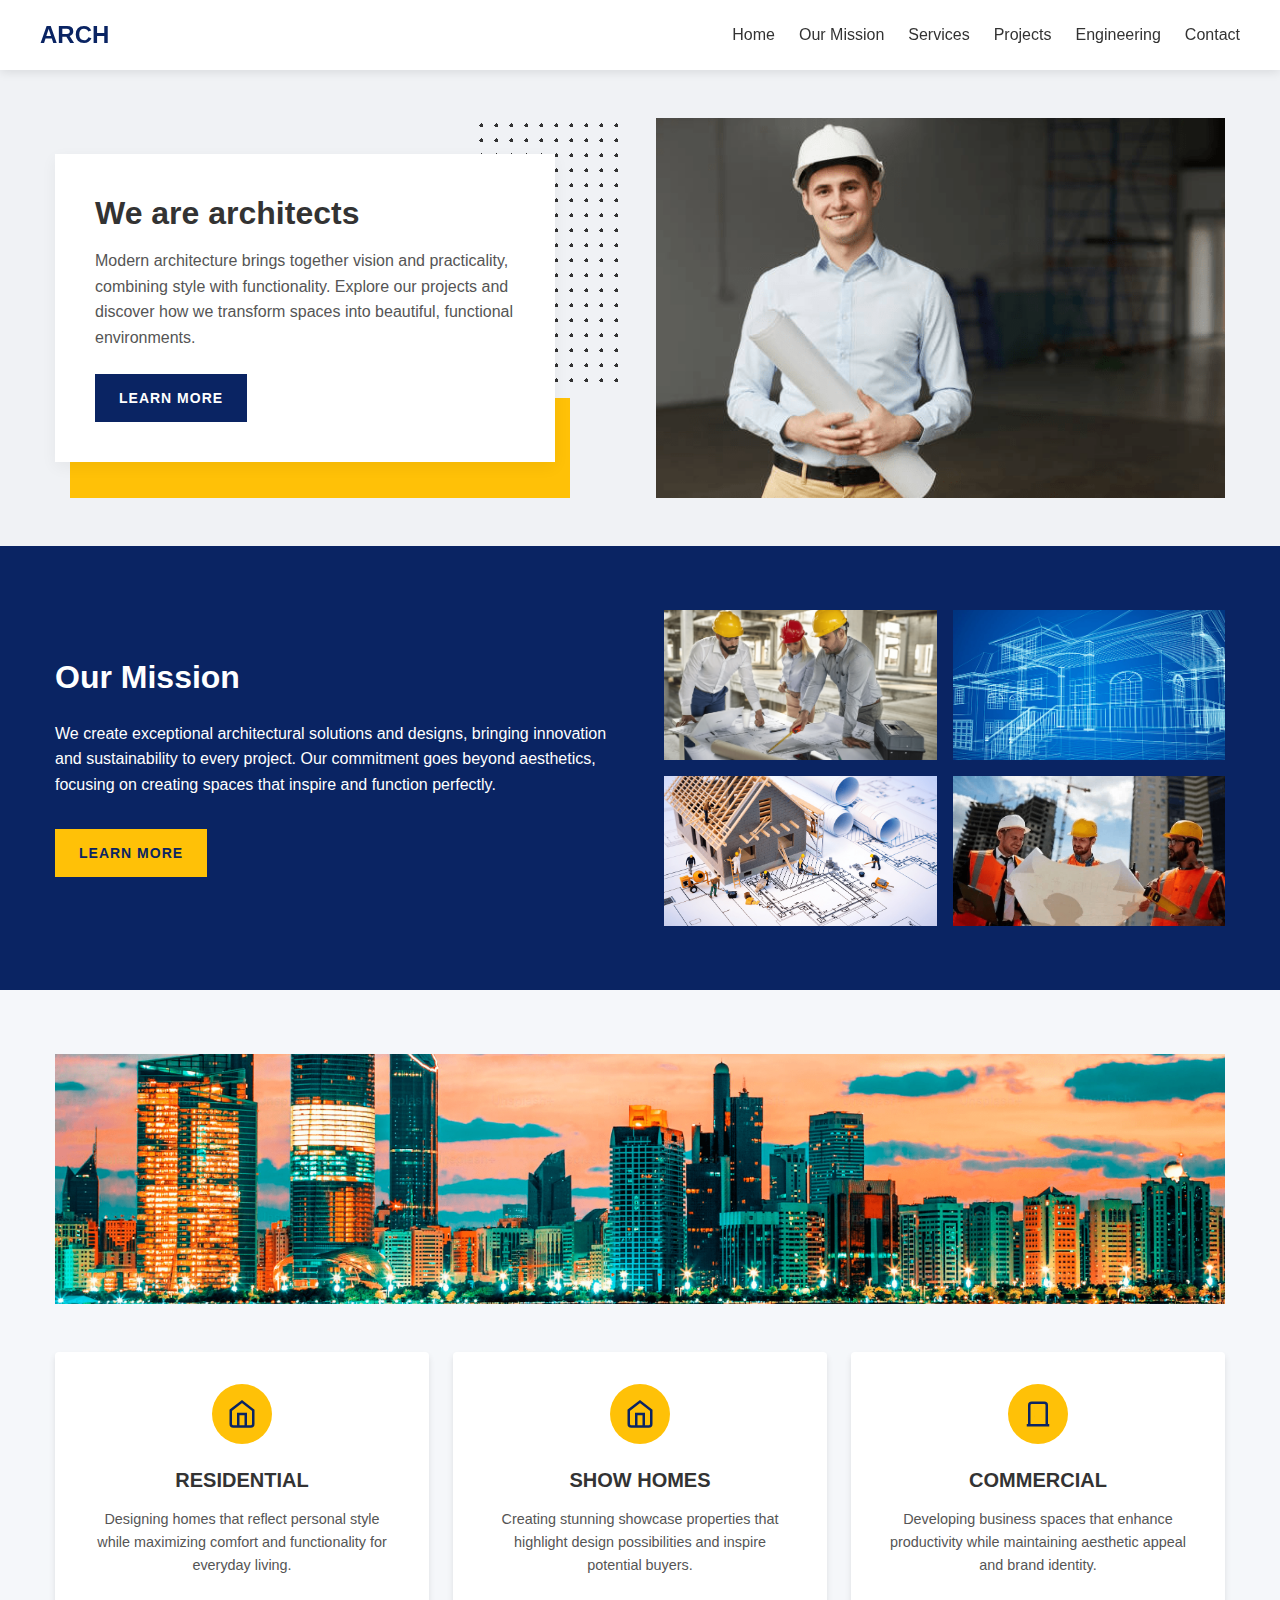
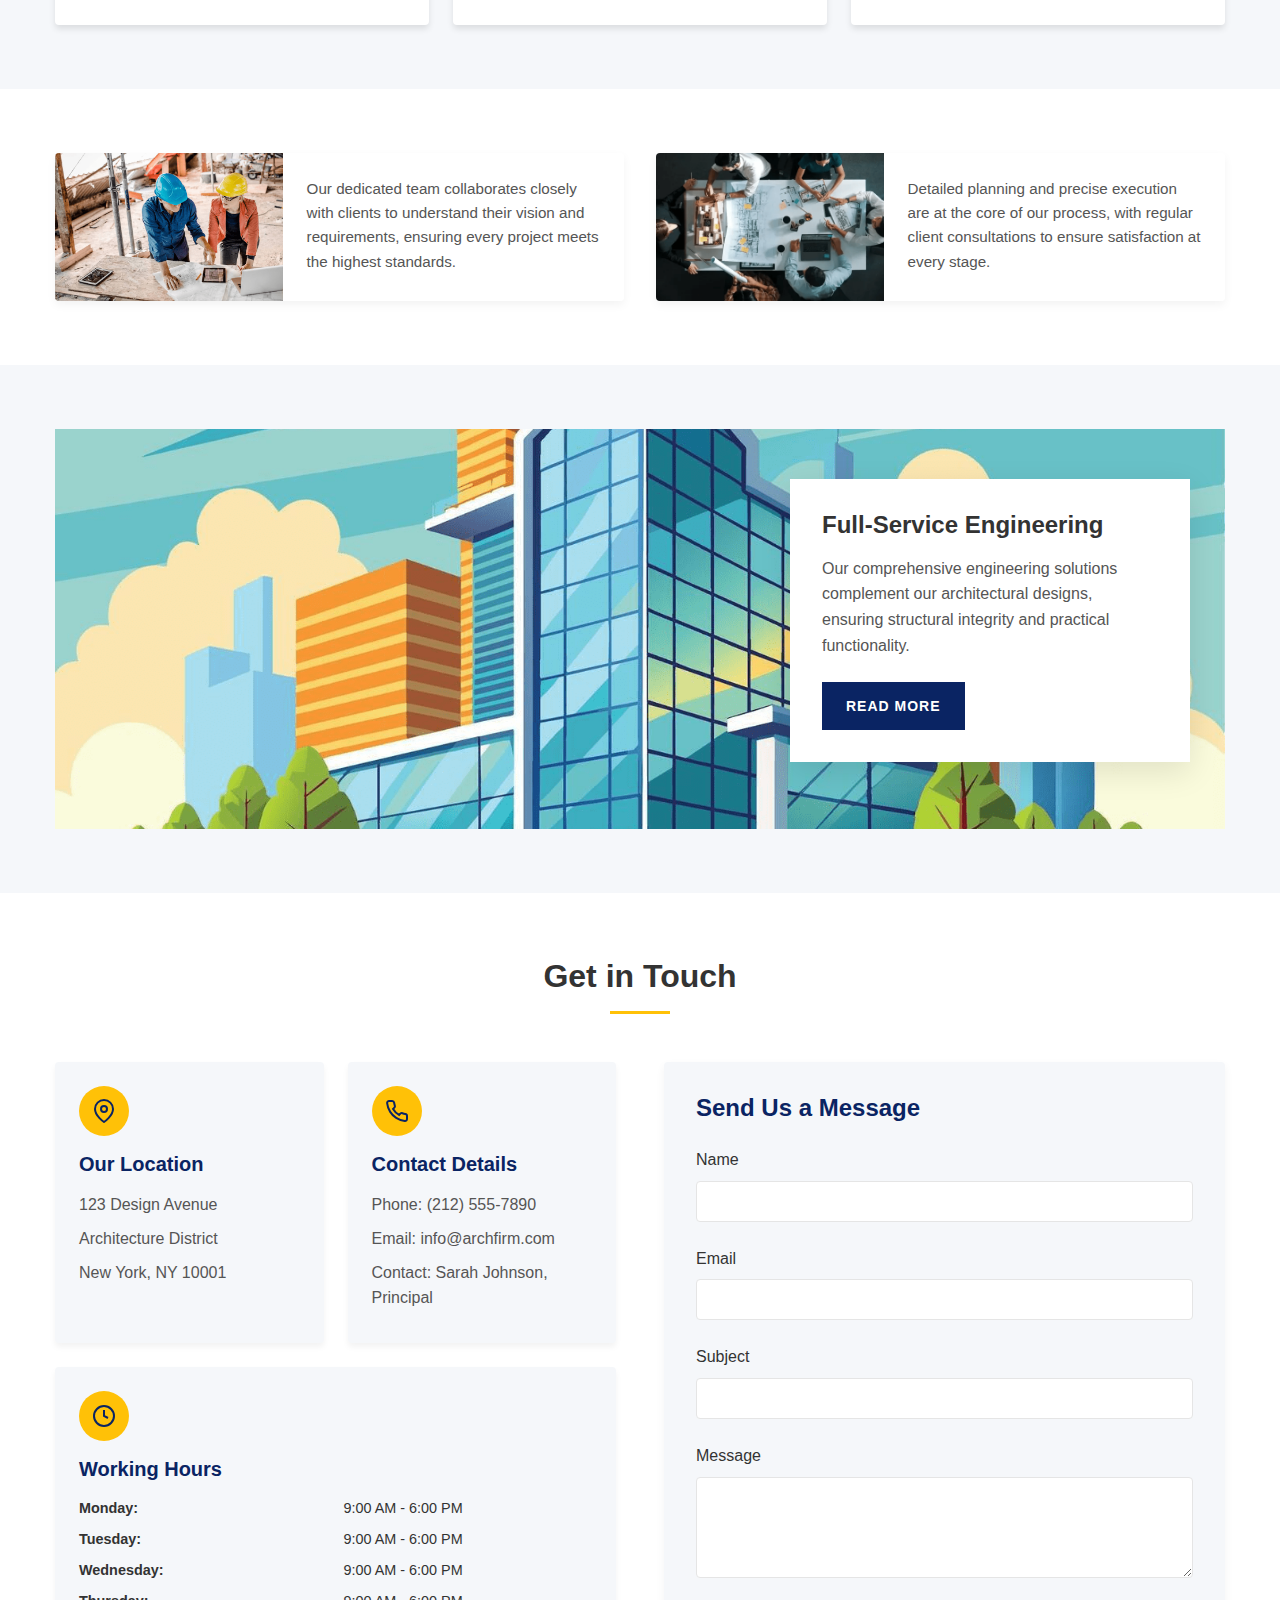
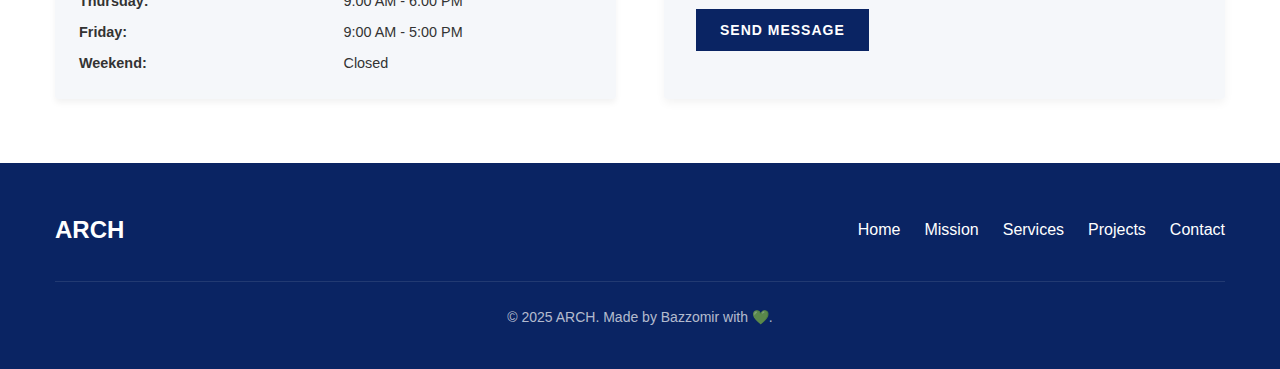
<file: Architecture-Website/index.html>
<!DOCTYPE html>
<html lang="en">

<head>
    <meta charset="UTF-8">
    <meta name="viewport" content="width=device-width, initial-scale=1.0">
    <title>Architecture Firm</title>
    <link rel="stylesheet" href="style.css">
</head>

<body>
    <nav>
        <div class="container nav-container">
            <div class="logo">ARCH</div>
            <div class="menu-icon">&#9776;</div>
            <ul class="nav-menu">
                <li><a href="#home">Home</a></li>
                <li><a href="#mission">Our Mission</a></li>
                <li><a href="#services">Services</a></li>
                <li><a href="#projects">Projects</a></li>
                <li><a href="#engineering">Engineering</a></li>
                <li><a href="#contact">Contact</a></li>
            </ul>
        </div>
    </nav>

    <section id="home" class="hero">
        <div class="container hero-container">
            <div class="hero-content">
                <div class="yellow-box"></div>
                <div class="dots-pattern"></div>
                <div class="hero-box">
                    <h1>We are architects</h1>
                    <p>Modern architecture brings together vision and practicality, combining style with functionality.
                        Explore our projects and discover how we transform spaces into beautiful, functional
                        environments.</p>
                    <a href="#" class="btn">LEARN MORE</a>
                </div>
            </div>
            <div class="hero-image">
                <img src="image/img1.png" alt="Architect">
            </div>
        </div>
    </section>

    <section id="mission" class="mission">
        <div class="container mission-container">
            <div class="mission-text">
                <h2>Our Mission</h2>
                <p>We create exceptional architectural solutions and designs, bringing innovation and sustainability to
                    every project. Our commitment goes beyond aesthetics, focusing on creating spaces that inspire and
                    function perfectly.</p>
                <a href="#" class="btn btn-yellow">LEARN MORE</a>
            </div>
            <div class="mission-images">
                <img src="image/img2.png" alt="Architect at desk">
                <img src="image/img3.png" alt="Building plans">
                <img src="image/img4.png" alt="Team meeting">
                <img src="image/img5.png" alt="Construction site">
            </div>
        </div>
    </section>

    <section id="services" class="services">
        <div class="container services-container">
            <div class="services-image">
                <img src="image/img6.png" alt="Modern cityscape">
            </div>
            <div class="services-boxes">
                <div class="service-box">
                    <div class="service-icon">
                        <svg viewBox="0 0 24 24" fill="none" stroke="currentColor" stroke-width="2">
                            <path d="M3 9l9-7 9 7v11a2 2 0 01-2 2H5a2 2 0 01-2-2V9z"></path>
                            <polyline points="9 22 9 12 15 12 15 22"></polyline>
                        </svg>
                    </div>
                    <h3>Residential</h3>
                    <p>Designing homes that reflect personal style while maximizing comfort and functionality for
                        everyday living.</p>
                </div>
                <div class="service-box">
                    <div class="service-icon">
                        <svg viewBox="0 0 24 24" fill="none" stroke="currentColor" stroke-width="2">
                            <path d="M3 9l9-7 9 7v11a2 2 0 01-2 2H5a2 2 0 01-2-2V9z"></path>
                            <polyline points="9 22 9 12 15 12 15 22"></polyline>
                        </svg>
                    </div>
                    <h3>Show Homes</h3>
                    <p>Creating stunning showcase properties that highlight design possibilities and inspire potential
                        buyers.</p>
                </div>
                <div class="service-box">
                    <div class="service-icon">
                        <svg viewBox="0 0 24 24" fill="none" stroke="currentColor" stroke-width="2">
                            <path d="M19 21V5a2 2 0 00-2-2H7a2 2 0 00-2 2v16"></path>
                            <polyline points="3 21 21 21"></polyline>
                            <path d="M9 7h.01M15 7h.01M9 14h.01M15 14h.01"></path>
                        </svg>
                    </div>
                    <h3>Commercial</h3>
                    <p>Developing business spaces that enhance productivity while maintaining aesthetic appeal and brand
                        identity.</p>
                </div>
            </div>
        </div>
    </section>

    <section id="projects" class="projects">
        <div class="container projects-container">
            <div class="project-grid">
                <div class="project-item">
                    <img src="image/img7.png" alt="Project team">
                    <div class="project-info">
                        <p>Our dedicated team collaborates closely with clients to understand their vision and
                            requirements, ensuring every project meets the highest standards.</p>
                    </div>
                </div>
                <div class="project-item">
                    <img src="image/img8.png" alt="Project planning">
                    <div class="project-info">
                        <p>Detailed planning and precise execution are at the core of our process, with regular client
                            consultations to ensure satisfaction at every stage.</p>
                    </div>
                </div>
            </div>
        </div>
    </section>

    <section id="engineering" class="engineering">
        <div class="container engineering-container">
            <div class="engineering-image">
                <img src="image/img9.png" alt="Modern building interior">
            </div>
            <div class="engineering-content">
                <h2>Full-Service Engineering</h2>
                <p>Our comprehensive engineering solutions complement our architectural designs, ensuring structural
                    integrity and practical functionality.</p>
                <a href="#" class="btn">READ MORE</a>
            </div>
        </div>
    </section>

    <section id="contact" class="contact">
        <div class="container">
            <div class="section-header">
                <h2>Get in Touch</h2>
                <div class="accent-line"></div>
            </div>
            <div class="contact-container">
                <div class="contact-info">
                    <div class="contact-card">
                        <div class="contact-icon">
                            <svg viewBox="0 0 24 24" fill="none" stroke="currentColor" stroke-width="2">
                                <path d="M21 10c0 7-9 13-9 13s-9-6-9-13a9 9 0 0118 0z"></path>
                                <circle cx="12" cy="10" r="3"></circle>
                            </svg>
                        </div>
                        <h3>Our Location</h3>
                        <p>123 Design Avenue</p>
                        <p>Architecture District</p>
                        <p>New York, NY 10001</p>
                    </div>
                    <div class="contact-card">
                        <div class="contact-icon">
                            <svg viewBox="0 0 24 24" fill="none" stroke="currentColor" stroke-width="2">
                                <path
                                    d="M22 16.92v3a2 2 0 01-2.18 2 19.79 19.79 0 01-8.63-3.07 19.5 19.5 0 01-6-6 19.79 19.79 0 01-3.07-8.67A2 2 0 014.11 2h3a2 2 0 012 1.72 12.84 12.84 0 00.7 2.81 2 2 0 01-.45 2.11L8.09 9.91a16 16 0 006 6l1.27-1.27a2 2 0 012.11-.45 12.84 12.84 0 002.81.7A2 2 0 0122 16.92z">
                                </path>
                            </svg>
                        </div>
                        <h3>Contact Details</h3>
                        <p>Phone: (212) 555-7890</p>
                        <p>Email: info@archfirm.com</p>
                        <p>Contact: Sarah Johnson, Principal</p>
                    </div>
                    <div class="contact-card">
                        <div class="contact-icon">
                            <svg viewBox="0 0 24 24" fill="none" stroke="currentColor" stroke-width="2">
                                <circle cx="12" cy="12" r="10"></circle>
                                <polyline points="12 6 12 12 16 14"></polyline>
                            </svg>
                        </div>
                        <h3>Working Hours</h3>
                        <div class="hours-grid">
                            <span>Monday:</span>
                            <span>9:00 AM - 6:00 PM</span>
                            <span>Tuesday:</span>
                            <span>9:00 AM - 6:00 PM</span>
                            <span>Wednesday:</span>
                            <span>9:00 AM - 6:00 PM</span>
                            <span>Thursday:</span>
                            <span>9:00 AM - 6:00 PM</span>
                            <span>Friday:</span>
                            <span>9:00 AM - 5:00 PM</span>
                            <span>Weekend:</span>
                            <span>Closed</span>
                        </div>
                    </div>
                </div>
                <div class="contact-form">
                    <h3>Send Us a Message</h3>
                    <form>
                        <div class="form-group">
                            <label for="name">Name</label>
                            <input type="text" id="name" name="name" required>
                        </div>
                        <div class="form-group">
                            <label for="email">Email</label>
                            <input type="email" id="email" name="email" required>
                        </div>
                        <div class="form-group">
                            <label for="subject">Subject</label>
                            <input type="text" id="subject" name="subject">
                        </div>
                        <div class="form-group">
                            <label for="message">Message</label>
                            <textarea id="message" name="message" rows="5" required></textarea>
                        </div>
                        <button type="submit" class="btn">SEND MESSAGE</button>
                    </form>
                </div>
            </div>
        </div>
    </section>

    <footer>
        <div class="container">
            <div class="footer-content">
                <div class="footer-logo">ARCH</div>
                <div class="footer-links">
                    <a href="#home">Home</a>
                    <a href="#mission">Mission</a>
                    <a href="#services">Services</a>
                    <a href="#projects">Projects</a>
                    <a href="#contact">Contact</a>
                </div>
            </div>
            <div class="copyright">
                <p>&copy; 2025 ARCH. Made by Bazzomir with 💚.</p>
            </div>
        </div>
    </footer>
</body>

</html>
</file>
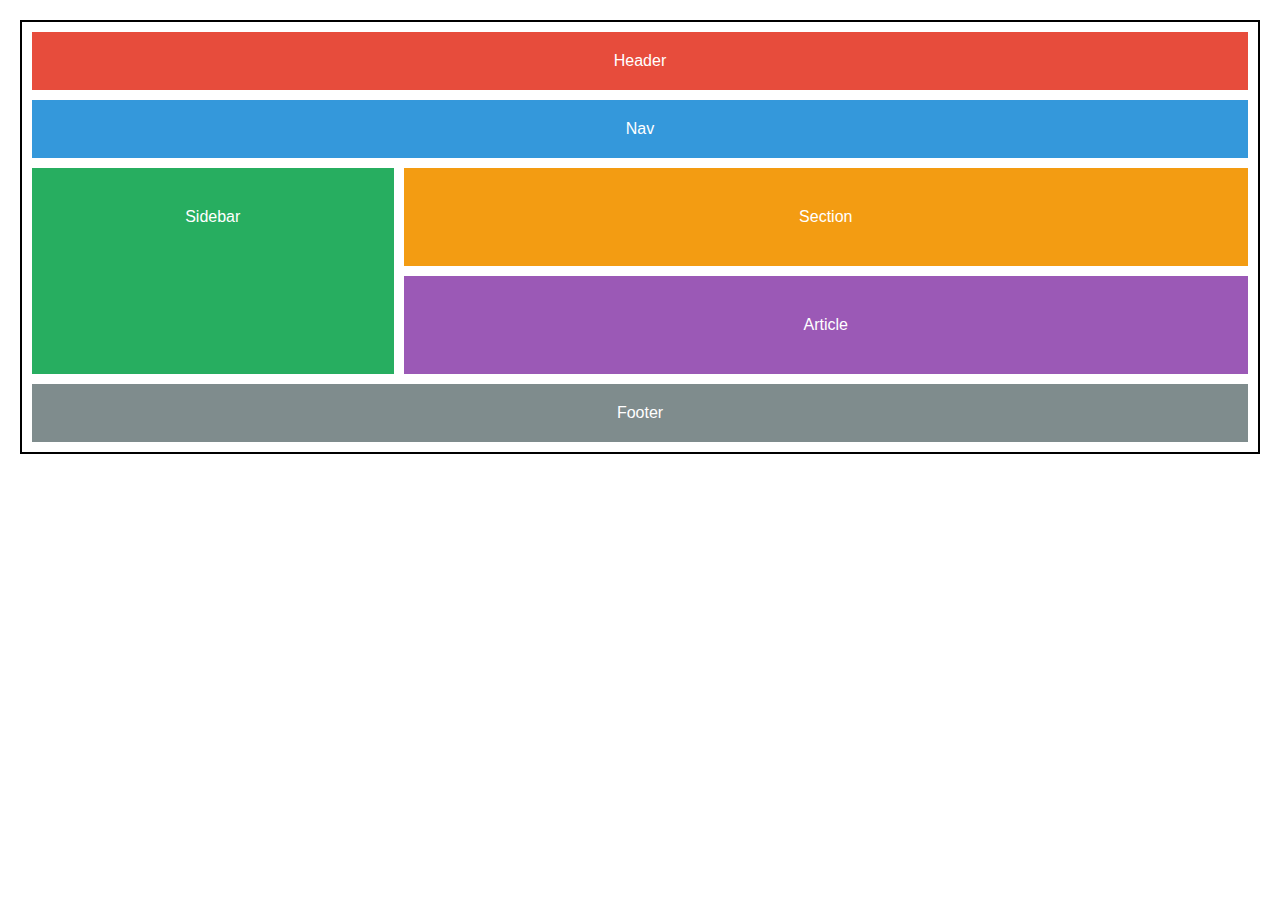
<file: Flex/index.html>
<!DOCTYPE html>
<html lang="en">

<head>
    <meta charset="UTF-8">
    <meta name="viewport" content="width=device-width, initial-scale=1.0">
    <title>Flexbox Layout</title>
    <link rel="stylesheet" href="style.css">
</head>

<body>
    <div class="container">
        <header>Header</header>
        <nav>Nav</nav>
        <div class="main-content">
            <div class="sidebar">Sidebar</div>
            <div class="content">
                <section>Section</section>
                <article>Article</article>
            </div>
        </div>
        <footer>Footer</footer>
    </div>
</body>

</html>
</file>
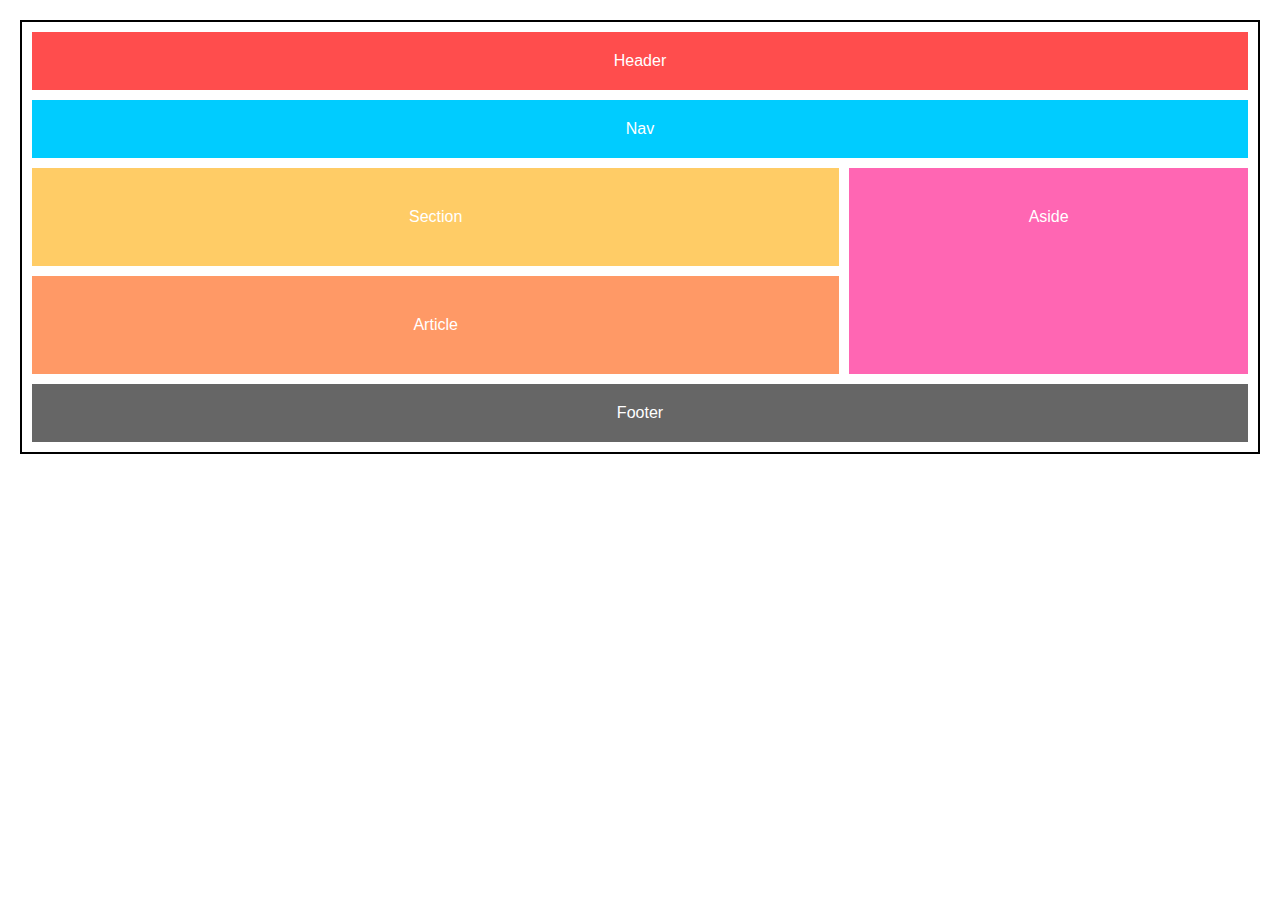
<file: Grid/index.html>
<!DOCTYPE html>
<html lang="en">

<head>
    <meta charset="UTF-8">
    <meta name="viewport" content="width=device-width, initial-scale=1.0">
    <title>Grid Layout</title>
    <link rel="stylesheet" href="style.css">
</head>

<body>
    <div class="container">
        <header>Header</header>
        <nav>Nav</nav>
        <section>Section</section>
        <article>Article</article>
        <aside>Aside</aside>
        <footer>Footer</footer>
    </div>
</body>

</html>
</file>
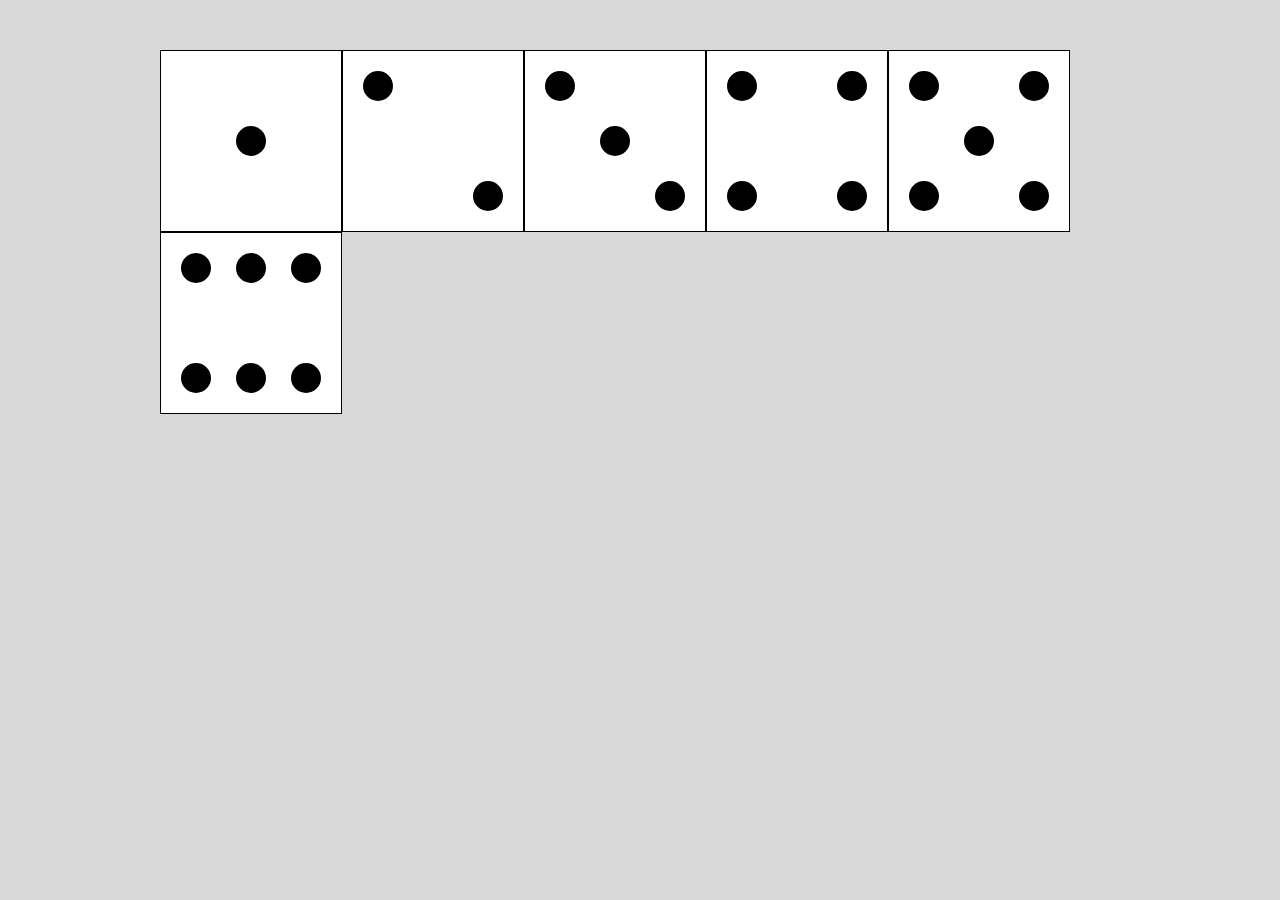
<file: Cube/cube.html>
<!DOCTYPE html>
<html>
<head>
	<title>Cube</title>
	<link rel="stylesheet" type="text/css" href="cube.css">
</head>
<body>
	<div class="wrapper">
		<div class="single_dice">
			<div class="single_dot center"></div>
			<h2 class="dice_number">One</h2>
		</div>

		<div class="single_dice">
			<div class="single_dot top_left"></div>
			<div class="single_dot bottom_right"></div>
			<h2 class="dice_number">Two</h2>
		</div>

		<div class="single_dice">
			<div class="single_dot top_left"></div>
			<div class="single_dot center"></div>
			<div class="single_dot bottom_right"></div>
			<h2 class="dice_number">Three</h2>
		</div>	

		<div class="single_dice">
			<div class="single_dot top_left"></div>
			<div class="single_dot top_right"></div>
			<div class="single_dot bottom_left"></div>
			<div class="single_dot bottom_right"></div>
			<h2 class="dice_number">Four</h2>
		</div>

		<div class="single_dice">
			<div class="single_dot top_left"></div>
			<div class="single_dot top_right"></div>
			<div class="single_dot center"></div>
			<div class="single_dot bottom_left"></div>
			<div class="single_dot bottom_right"></div>
			<h2 class="dice_number">Five</h2>
		</div>

		<div class="single_dice">
			<div class="single_dot top_left"></div>
			<div class="single_dot top_center"></div>
			<div class="single_dot top_right"></div>
			<div class="single_dot bottom_left"></div>
			<div class="single_dot bottom_center"></div>
			<div class="single_dot bottom_right"></div>
			<h2 class="dice_number">Six</h2>		
		</div>	
	</div>

</body>
</html>
</file>
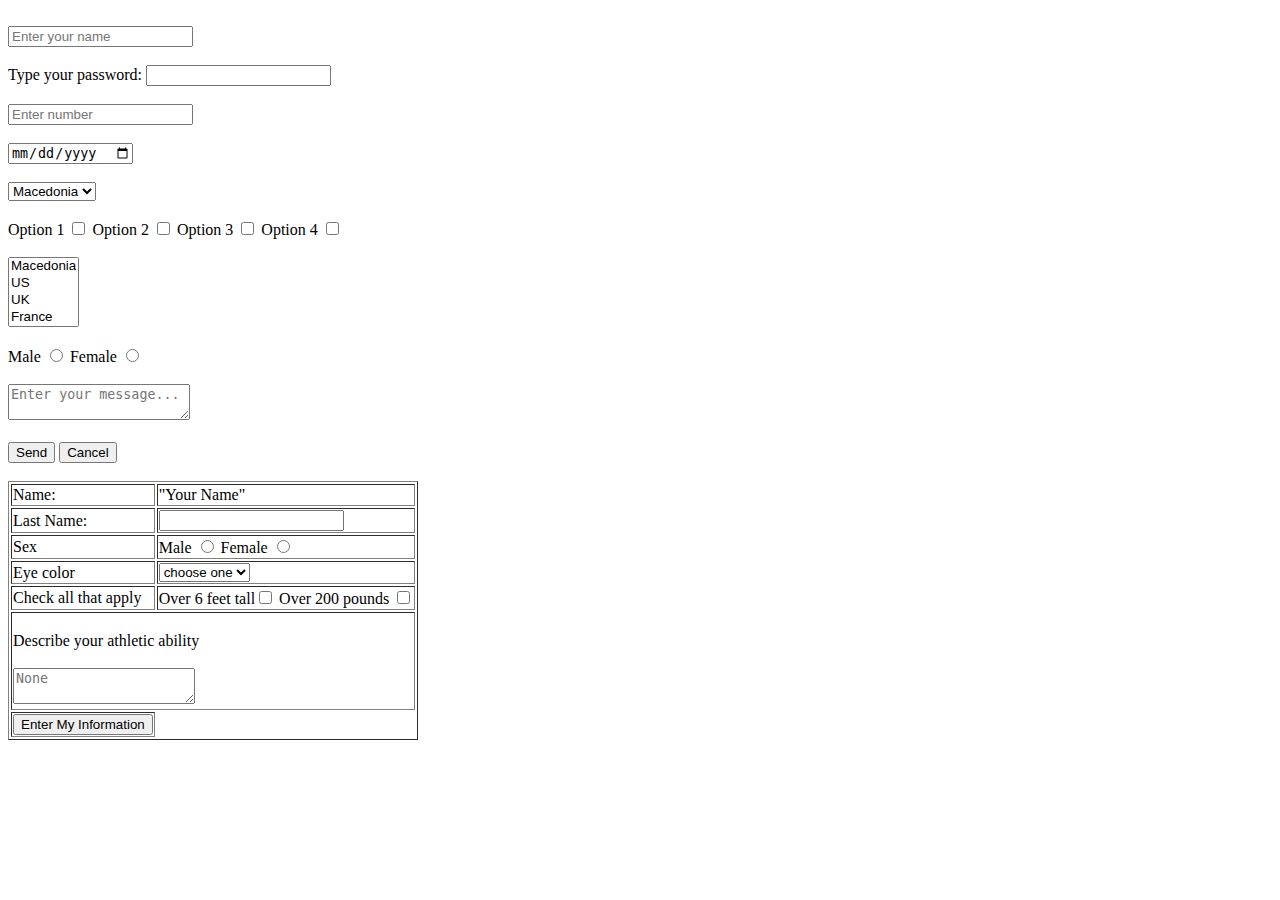
<file: Form/form.html>
<!DOCTYPE html>
<html>

<head>
	<title>Domasna3-form</title>
</head>

<body>
	<br>
	<form>
		<input type="name" name="" placeholder="Enter your name"><br><br>
		<label>Type your password: <input type="password" name=""></label><br><br>
		<input type="number" name="" placeholder="Enter number"><br><br>
		<input type="date" name=""><br><br>

		<select size="1">
			<option>Macedonia</option>
			<option>US</option>
			<option>UK</option>
			<option>France</option>
			<option>Italy</option>
		</select><br><br>

		<label>Option 1 <input type="checkbox" name="Option"></label>
		<label>Option 2 <input type="checkbox" name="Option"></label>
		<label>Option 3 <input type="checkbox" name="Option"></label>
		<label>Option 4 <input type="checkbox" name="Option"></label><br><br>

		<select size="4">

			<option>Macedonia</option>
			<option>US</option>
			<option>UK</option>
			<option>France</option>
			<option>Italy</option>
		</select><br><br>

		<label>Male <input type="radio" name="gen">
			Female <input type="radio" name="gen"></label><br><br>
		<textarea placeholder="Enter your message..." rows="2" cols="20"></textarea><br><br>
		<button>Send</button>
		<button>Cancel</button><br><br>
	</form>

	<form>
		<table border="">
			<tr>
				<td>Name:</td>
				<td>"Your Name"</td>
			</tr>
			<tr>
				<td>Last Name:</td>
				<td><input type="name" name=""></td>
			</tr>
			<tr>
				<td>Sex</td>
				<td>
					<label>Male <input type="radio" name="g">
						Female <input type="radio" name="g"></label>
				</td>
			</tr>
			<tr>
				<td>Eye color</td>
				<td>
					<select>
						<option>choose one</option>
						<option>Blue</option>
						<option>Green</option>
						<option>Red</option>
						<option>Brown</option>
					</select>
				</td>
			</tr>
			<tr>
				<td>Check all that apply</td>
				<td>
					<label>Over 6 feet tall<input type="checkbox" name="">
						Over 200 pounds <input type="checkbox" name="">
					</label>
				</td>
			</tr>
			<tr>
				<td colspan="2"><br>Describe your athletic ability<br><br>
					<textarea placeholder="None"></textarea>
				</td>
			</tr>
			<tr>
				<td><input type="submit" name="" value="Enter My Information"></td>
			</tr>
		</table>
	</form>
</body>

</html>
</file>
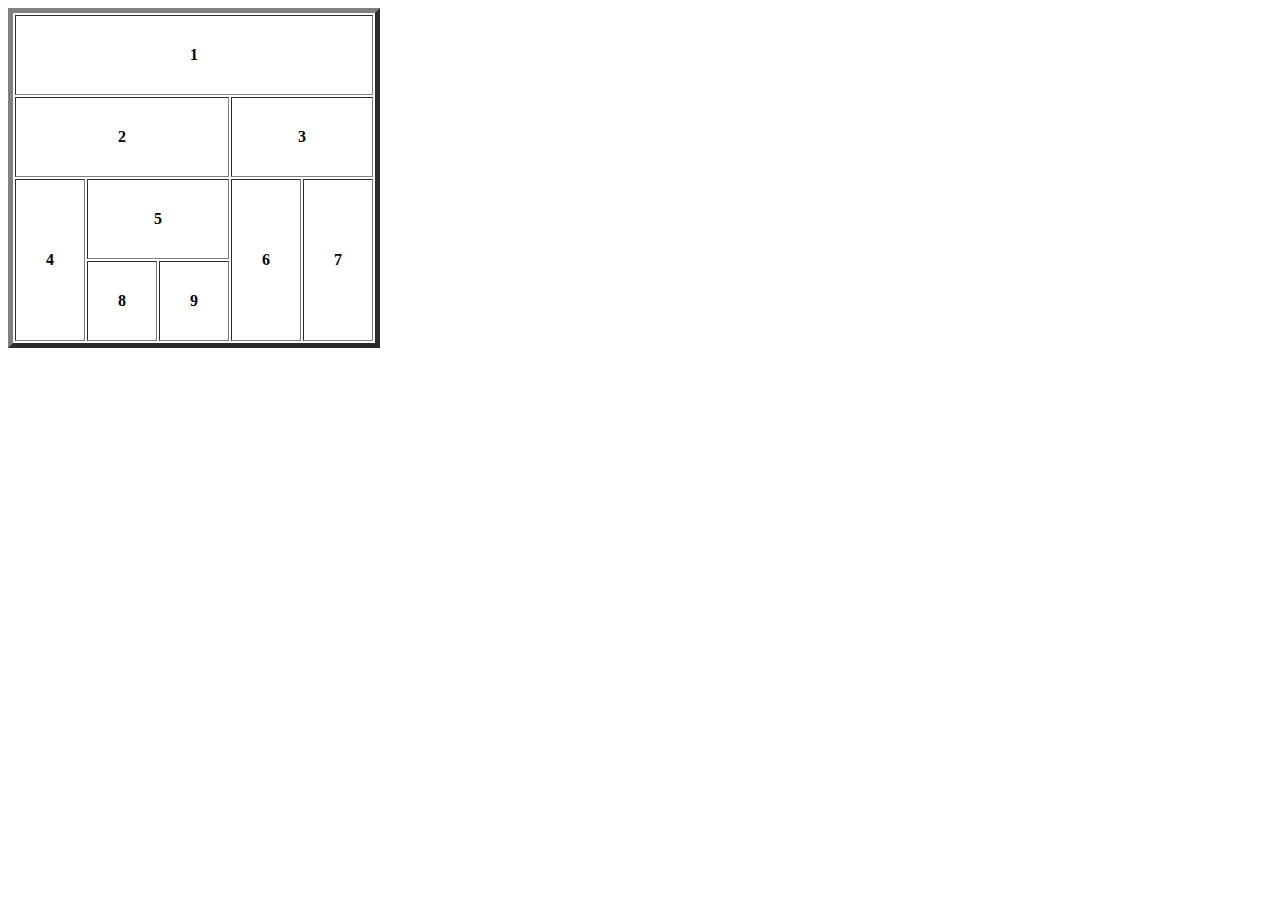
<file: Row Col/Table.html>
<!DOCTYPE html>
<html>
<head>
	<title>Homework Tabela</title>
</head>
<body>
	<table border="5" cellpadding="30">
		<tr>
			<th colspan="5">1</th>
		</tr>
		<tr>
			<th colspan="3">2</th>
			<th colspan="2">3</th>
		</tr>
		<tr><th rowspan="2">4</th>
			<th colspan="2">5</th>
		    <th rowspan="2">6</th>
			<th rowspan="2">7</th>
		</tr>	
			<th>8</th>
			<th>9</th>		
	</table>
</body>
</html>
</file>
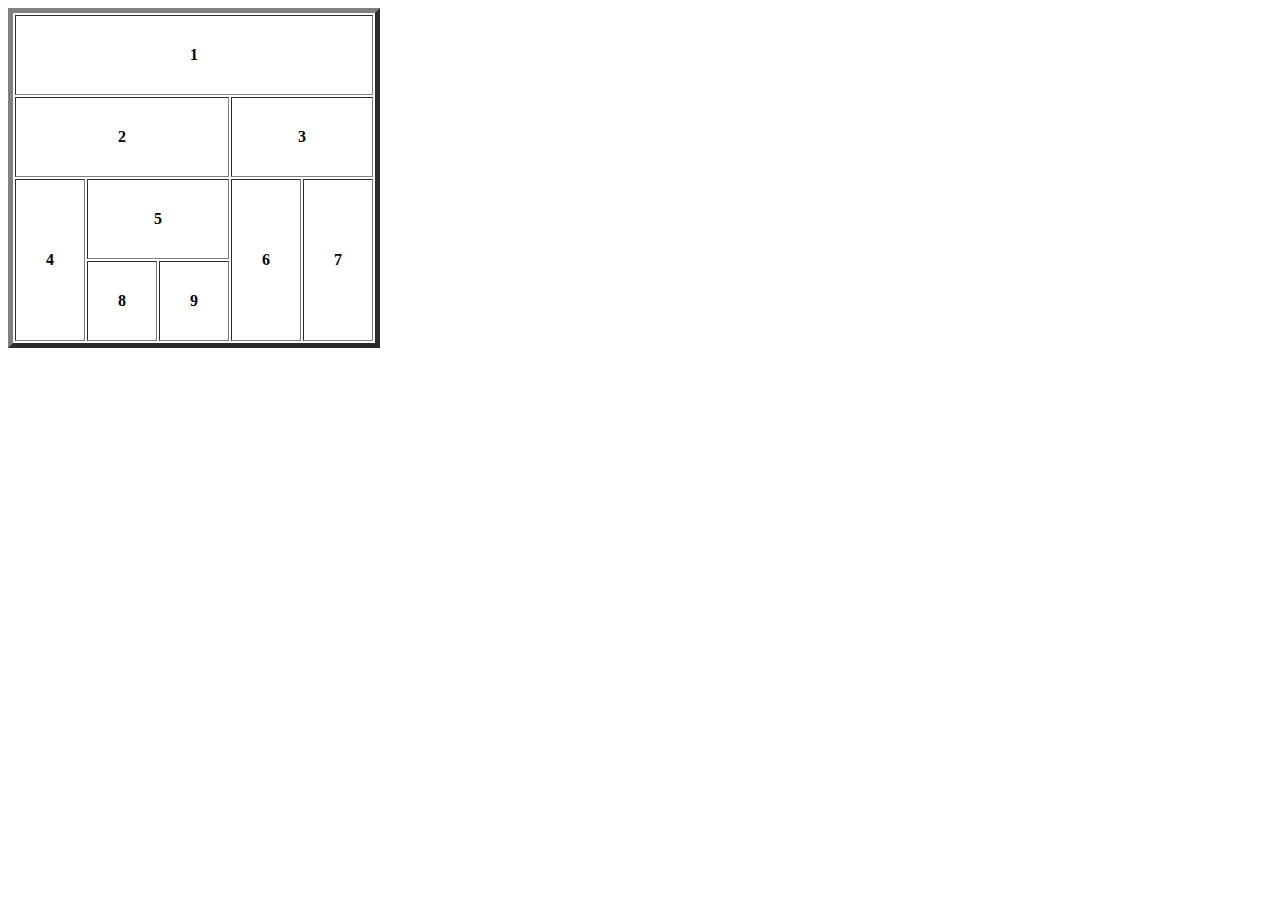
<file: Table/table.html>
<!DOCTYPE html>
<html>

<head>
	<meta charset="UTF-8" />
	<meta name="viewport" content="width=device-width, initial-scale=1.0" />
	<title>Table - Row/Col</title>
</head>

<body>
	<table border="5" cellpadding="30">
		<tr>
			<th colspan="5">1</th>
		</tr>
		<tr>
			<th colspan="3">2</th>
			<th colspan="2">3</th>
		</tr>
		<tr>
			<th rowspan="2">4</th>
			<th colspan="2">5</th>
			<th rowspan="2">6</th>
			<th rowspan="2">7</th>
		</tr>
		<th>8</th>
		<th>9</th>
	</table>
</body>

</html>
</file>
<file: Architecture-Website/style.css>
/* Global Styles */
* {
    margin: 0;
    padding: 0;
    box-sizing: border-box;
}

:root {
    --primary-color: #0a2463;
    --accent-color: #ffc107;
    --light-bg: #f5f7fa;
    --text-color: #333;
    --text-light: #555;
    --white: #ffffff;
    --border-color: #e5e5e5;
}

body {
    font-family: 'Arial', sans-serif;
    line-height: 1.6;
    color: var(--text-color);
    background-color: var(--light-bg);
}

img {
    max-width: 100%;
    height: auto;
    display: block;
}

.container {
    width: 100%;
    max-width: 1200px;
    margin: 0 auto;
    padding: 0 15px;
}

h1,
h2,
h3 {
    font-weight: 700;
    line-height: 1.2;
}

p {
    margin-bottom: 1rem;
}

/* Button Styles */
.btn {
    display: inline-block;
    background-color: var(--primary-color);
    color: var(--white);
    text-decoration: none;
    padding: 0.8rem 1.5rem;
    font-size: 0.875rem;
    font-weight: 600;
    text-transform: uppercase;
    letter-spacing: 1px;
    border: none;
    cursor: pointer;
    transition: all 0.3s ease;
}

.btn:hover {
    background-color: #051b4e;
    transform: translateY(-2px);
}

.btn-yellow {
    background-color: var(--accent-color);
    color: var(--primary-color);
}

.btn-yellow:hover {
    background-color: #e6ac00;
}

/* Section Header */
.section-header {
    text-align: center;
    margin-bottom: 3rem;
}

.section-header h2 {
    font-size: 2rem;
    margin-bottom: 1rem;
    position: relative;
    display: inline-block;
}

.accent-line {
    height: 3px;
    width: 60px;
    background-color: var(--accent-color);
    margin: 0 auto;
}

/* Navigation */
nav {
    background-color: var(--white);
    box-shadow: 0 2px 10px rgba(0, 0, 0, 0.1);
    position: sticky;
    top: 0;
    z-index: 100;
}

.nav-container {
    display: flex;
    justify-content: space-between;
    align-items: center;
    padding: 1rem 0;
}

.logo {
    font-size: 1.5rem;
    font-weight: 700;
    color: var(--primary-color);
}

.nav-menu {
    display: flex;
    list-style: none;
}

.nav-menu li {
    margin-left: 1.5rem;
}

.nav-menu a {
    text-decoration: none;
    color: var(--text-color);
    font-weight: 500;
    transition: color 0.3s;
}

.nav-menu a:hover {
    color: var(--primary-color);
    text-decoration: underline;
}

.menu-icon {
    display: none;
    font-size: 1.5rem;
    cursor: pointer;
}

/* Hero Section */
.hero {
    background-color: #f0f2f5;
    position: relative;
    overflow: hidden;
    padding: 3rem 0;
}

.hero-container {
    display: grid;
    grid-template-columns: 1fr 1fr;
    gap: 2rem;
    position: relative;
}

.hero-content {
    position: relative;
    display: flex;
    flex-direction: column;
    justify-content: center;
}

.hero-box {
    background-color: var(--white);
    padding: 2.5rem;
    max-width: 500px;
    position: relative;
    z-index: 5;
    box-shadow: 0 5px 15px rgba(0, 0, 0, 0.05);
}

.hero-box h1 {
    font-size: 2rem;
    margin-bottom: 1rem;
}

.hero-box p {
    color: var(--text-light);
    margin-bottom: 1.5rem;
}

.yellow-box {
    position: absolute;
    width: 500px;
    height: 100px;
    background-color: var(--accent-color);
    z-index: 1;
    bottom: 0;
    left: 15px;
}

.dots-pattern {
    position: absolute;
    width: 150px;
    height: 275px;
    top: 0;
    right: 0;
    background-image: radial-gradient(circle, var(--text-color) 2px, transparent 2px);
    background-size: 15px 15px;
    z-index: 1;
}

.hero-image {
    display: flex;
    align-items: center;
    justify-content: center;
}

.hero-image img {
    max-height: 500px;
    object-fit: cover;
}

/* Mission Section */
.mission {
    background-color: var(--primary-color);
    color: var(--white);
    padding: 4rem 0;
}

.mission-container {
    display: grid;
    grid-template-columns: 1fr 1fr;
    gap: 3rem;
    align-items: center;
}

.mission-text h2 {
    font-size: 2rem;
    margin-bottom: 1.5rem;
    color: var(--white);
}

.mission-text p {
    margin-bottom: 2rem;
}

.mission-images {
    display: grid;
    grid-template-columns: repeat(2, 1fr);
    grid-template-rows: repeat(2, 1fr);
    gap: 1rem;
}

.mission-images img {
    width: 100%;
    height: 150px;
    object-fit: cover;
}

/* Services Section */
.services {
    padding: 4rem 0;
    background-color: var(--light-bg);
}

.services-container {
    display: flex;
    flex-direction: column;
}

.services-image {
    margin-bottom: 3rem;
    height: 250px;
    overflow: hidden;
}

.services-image img {
    width: 100%;
    height: 100%;
    object-fit: cover;
}

.services-boxes {
    display: grid;
    grid-template-columns: repeat(3, 1fr);
    gap: 1.5rem;
}

.service-box {
    background-color: var(--white);
    padding: 2rem;
    text-align: center;
    transition: transform 0.3s ease, box-shadow 0.3s ease;
    border-radius: 4px;
    box-shadow: 0 4px 6px rgba(0, 0, 0, 0.1);
}

.service-box:hover {
    transform: translateY(-5px);
    box-shadow: 0 10px 15px rgba(0, 0, 0, 0.1);
}

.service-icon {
    width: 60px;
    height: 60px;
    background-color: var(--accent-color);
    border-radius: 50%;
    display: flex;
    align-items: center;
    justify-content: center;
    margin: 0 auto 1.5rem;
    color: var(--primary-color);
}

.service-icon svg {
    width: 30px;
    height: 30px;
}

.service-box h3 {
    font-size: 1.25rem;
    margin-bottom: 1rem;
    text-transform: uppercase;
}

.service-box p {
    color: var(--text-light);
    font-size: 0.9rem;
}

/* Projects Section */
.projects {
    padding: 4rem 0;
    background-color: var(--white);
}

.project-grid {
    display: grid;
    grid-template-columns: repeat(2, 1fr);
    gap: 2rem;
}

.project-item {
    display: flex;
    border-radius: 4px;
    overflow: hidden;
    box-shadow: 0 4px 10px rgba(0, 0, 0, 0.05);
}

.project-item img {
    width: 40%;
    object-fit: cover;
}

.project-info {
    padding: 1.5rem;
    background-color: var(--white);
    flex: 1;
}

.project-info p {
    color: var(--text-light);
    font-size: 0.95rem;
    margin-bottom: 0;
}

/* Engineering Section */
.engineering {
    padding: 4rem 0;
    background-color: var(--light-bg);
}

.engineering-container {
    position: relative;
}

.engineering-image {
    width: 100%;
    height: 400px;
    overflow: hidden;
}

.engineering-image img {
    width: 100%;
    height: 100%;
    object-fit: cover;
}

.engineering-content {
    position: absolute;
    top: 50px;
    right: 50px;
    max-width: 400px;
    background-color: var(--white);
    padding: 2rem;
    box-shadow: 0 10px 30px rgba(0, 0, 0, 0.1);
}

.engineering-content h2 {
    font-size: 1.5rem;
    margin-bottom: 1rem;
}

.engineering-content p {
    margin-bottom: 1.5rem;
    color: var(--text-light);
}

/* Contact Section */
.contact {
    padding: 4rem 0;
    background-color: var(--white);
}

.contact-container {
    display: grid;
    grid-template-columns: 1fr 1fr;
    gap: 3rem;
}

.contact-info {
    display: grid;
    grid-template-columns: repeat(2, 1fr);
    gap: 1.5rem;
}

.contact-card {
    background-color: var(--light-bg);
    padding: 1.5rem;
    border-radius: 4px;
    box-shadow: 0 4px 6px rgba(0, 0, 0, 0.05);
    transition: transform 0.3s ease;
}

.contact-card:hover {
    transform: translateY(-5px);
}

.contact-card:nth-child(3) {
    grid-column: span 2;
}

.contact-icon {
    width: 50px;
    height: 50px;
    background-color: var(--accent-color);
    border-radius: 50%;
    display: flex;
    align-items: center;
    justify-content: center;
    margin-bottom: 1rem;
    color: var(--primary-color);
}

.contact-icon svg {
    width: 24px;
    height: 24px;
}

.contact-card h3 {
    font-size: 1.25rem;
    margin-bottom: 1rem;
    color: var(--primary-color);
}

.contact-card p {
    color: var(--text-light);
    margin-bottom: 0.5rem;
}

.hours-grid {
    display: grid;
    grid-template-columns: 1fr 1fr;
    row-gap: 0.5rem;
    column-gap: 1rem;
    font-size: 0.9rem;
}

.hours-grid span:nth-child(odd) {
    font-weight: bold;
}

.contact-form {
    background-color: var(--light-bg);
    padding: 2rem;
    border-radius: 4px;
    box-shadow: 0 4px 10px rgba(0, 0, 0, 0.05);
}

.contact-form h3 {
    font-size: 1.5rem;
    margin-bottom: 1.5rem;
    color: var(--primary-color);
}

.form-group {
    margin-bottom: 1.5rem;
}

.form-group label {
    display: block;
    margin-bottom: 0.5rem;
    font-weight: 500;
}

.form-group input,
.form-group textarea {
    width: 100%;
    padding: 0.75rem;
    border: 1px solid var(--border-color);
    border-radius: 4px;
    font-family: inherit;
    transition: border-color 0.3s;
}

.form-group input:focus,
.form-group textarea:focus {
    outline: none;
    border-color: var(--primary-color);
}

/* Footer */
footer {
    background-color: var(--primary-color);
    color: var(--white);
    padding: 3rem 0 1.5rem;
}

.footer-content {
    display: flex;
    justify-content: space-between;
    align-items: center;
    margin-bottom: 2rem;
}

.footer-logo {
    font-size: 1.5rem;
    font-weight: 700;
}

.footer-links {
    display: flex;
    gap: 1.5rem;
}

.footer-links a {
    color: var(--white);
    text-decoration: none;
    transition: opacity 0.3s;
}

.footer-links a:hover {
    opacity: 0.8;
}

.copyright {
    text-align: center;
    padding-top: 1.5rem;
    border-top: 1px solid rgba(255, 255, 255, 0.1);
    font-size: 0.875rem;
    color: rgba(255, 255, 255, 0.7);
}

/* Media Queries */
@media (max-width: 992px) {
    .hero-container {
        grid-template-columns: 1fr;
    }

    .hero-box {
        max-width: 100%;
    }

    .mission-container {
        grid-template-columns: 1fr;
        gap: 2rem;
    }

    .services-boxes {
        grid-template-columns: repeat(3, 1fr);
    }

    .engineering-content {
        position: static;
        max-width: 100%;
        margin-top: 1rem;
    }

    .contact-container {
        grid-template-columns: 1fr;
        gap: 2rem;
    }
}

@media (max-width: 768px) {
    .nav-menu {
        display: none;
    }

    .menu-icon {
        display: block;
    }

    .services-boxes {
        grid-template-columns: repeat(2, 1fr);
        gap: 1rem;
    }

    .project-grid {
        grid-template-columns: 1fr;
    }

    .project-item img {
        width: 30%;
    }

    .yellow-box,
    .dots-pattern {
        display: none;
    }

    .contact-info {
        grid-template-columns: 1fr;
    }

    .contact-card:nth-child(3) {
        grid-column: span 1;
    }

    .footer-content {
        flex-direction: column;
        gap: 1.5rem;
    }
}

@media (max-width: 576px) {
    .services-boxes {
        grid-template-columns: 1fr;
    }

    .project-item {
        flex-direction: column;
    }

    .project-item img {
        width: 100%;
        height: 200px;
    }

    .hero-box {
        padding: 1.5rem;
    }

    .hero-box h1 {
        font-size: 1.5rem;
    }

    .mission-images {
        grid-template-columns: 1fr 1fr;
    }

    .mission-images img {
        height: 120px;
    }

    .hours-grid {
        grid-template-columns: 1fr;
    }

    .footer-links {
        flex-wrap: wrap;
        justify-content: center;
        gap: 1rem 1.5rem;
    }
}

/* Animated Navigation for mobile */
@media (max-width: 768px) {
    .nav-menu.active {
        display: flex;
        flex-direction: column;
        position: absolute;
        top: 100%;
        left: 0;
        width: 100%;
        background-color: var(--white);
        box-shadow: 0 5px 10px rgba(0, 0, 0, 0.1);
        padding: 1rem 0;
    }

    .nav-menu.active li {
        margin: 0.5rem 1.5rem;
    }
}
</file>
<file: Flex/style.css>
* {
    margin: 0;
    padding: 0;
    box-sizing: border-box;
    font-family: Arial, sans-serif;
}

body {
    padding: 20px;
}

.container {
    display: flex;
    flex-direction: column;
    gap: 10px;
    border: 2px solid #000;
    padding: 10px;
}

header {
    background-color: #e74c3c;
    padding: 20px;
    color: white;
    text-align: center;
}

nav {
    background-color: #3498db;
    padding: 20px;
    color: white;
    text-align: center;
}

.main-content {
    display: flex;
    gap: 10px;
}

.sidebar {
    background-color: #27ae60;
    padding: 40px;
    color: white;
    text-align: center;
    flex: 1;
}

.content {
    display: flex;
    flex-direction: column;
    gap: 10px;
    flex: 3;
}

section {
    background-color: #f39c12;
    padding: 40px;
    color: white;
    text-align: center;
}

article {
    background-color: #9b59b6;
    padding: 40px;
    color: white;
    text-align: center;
}

footer {
    background-color: #7f8c8d;
    padding: 20px;
    color: white;
    text-align: center;
}

@media screen and (max-width: 768px) {
    .main-content {
        flex-direction: column;
    }

    .sidebar {
        order: -1;
    }
}
</file>
<file: Grid/style.css>
* {
    margin: 0;
    padding: 0;
    box-sizing: border-box;
    font-family: Arial, sans-serif;
}

body {
    padding: 20px;
}

.container {
    display: grid;
    grid-template-areas:
        "header header header"
        "nav nav nav"
        "section section aside"
        "article article aside"
        "footer footer footer";
    grid-template-columns: 1fr 1fr 1fr;
    grid-template-rows: auto auto auto auto auto;
    gap: 10px;
    border: 2px solid #000;
    padding: 10px;
}

header {
    grid-area: header;
    background-color: #ff4d4d;
    padding: 20px;
    color: white;
    text-align: center;
}

nav {
    grid-area: nav;
    background-color: #00ccff;
    padding: 20px;
    color: white;
    text-align: center;
}

section {
    grid-area: section;
    background-color: #ffcc66;
    padding: 40px;
    color: white;
    text-align: center;
}

article {
    grid-area: article;
    background-color: #ff9966;
    padding: 40px;
    color: white;
    text-align: center;
}

aside {
    grid-area: aside;
    background-color: #ff66b3;
    padding: 40px;
    color: white;
    text-align: center;
}

footer {
    grid-area: footer;
    background-color: #666666;
    padding: 20px;
    color: white;
    text-align: center;
}

@media screen and (max-width: 768px) {
    .container {
        grid-template-areas:
            "header"
            "nav"
            "aside"
            "section"
            "article"
            "footer";
        grid-template-columns: 1fr;
    }
}
</file>
<file: Cube/cube.css>
body{
	margin: 0;
	background: #d8d8d8;
	font-family: sans-serif;
}

.wrapper{
	width: 960px;
	margin: 50px auto;
}

.single_dice{
	float: left;
	width: 180px;
	height: 180px;
	background: white;
	border: 1px solid black;
	position: relative;
}

.single_dot{
	height: 30px;
	width: 30px;
	background-color: black;
	border-radius: 50%;
	position: absolute;
	transform: scale(1,1);
	opacity: 1;
	transition: all 0.4s ease-in-out;
}

.top_left{
	left: 20px;
	top: 20px;
}

.top_right{
	right: 20px;
	top: 20px;
}

.bottom_left{
	left: 20px;
	bottom: 20px;
}

.bottom_right{
	right: 20px;
	bottom: 20px;
}

.center{
	top:0;
	right: 0;
	bottom: 0;
	left: 0;
	margin: auto;
}

.top_center{
	left: 0;
	right: 0;
	top: 20px;
	margin: auto;
}

.bottom_center{
	left: 0;
	right: 0;
	bottom: 20px;
	margin: auto;
}

.dice_number{
	width: 100%;
	line-height: 180px;
	text-align: center;
	margin: 0;
	opacity: 0;
	transform: scale(0,0);
	transition: all 0.4s ease-in-out;
}

.single_dice:hover .single_dot{
	/*opacity: 1;*/
	transform: scale(0,0);
}

.single_dice:hover .dice_number{
	opacity: 1;
	transform: scale(1,1);
}
</file>
